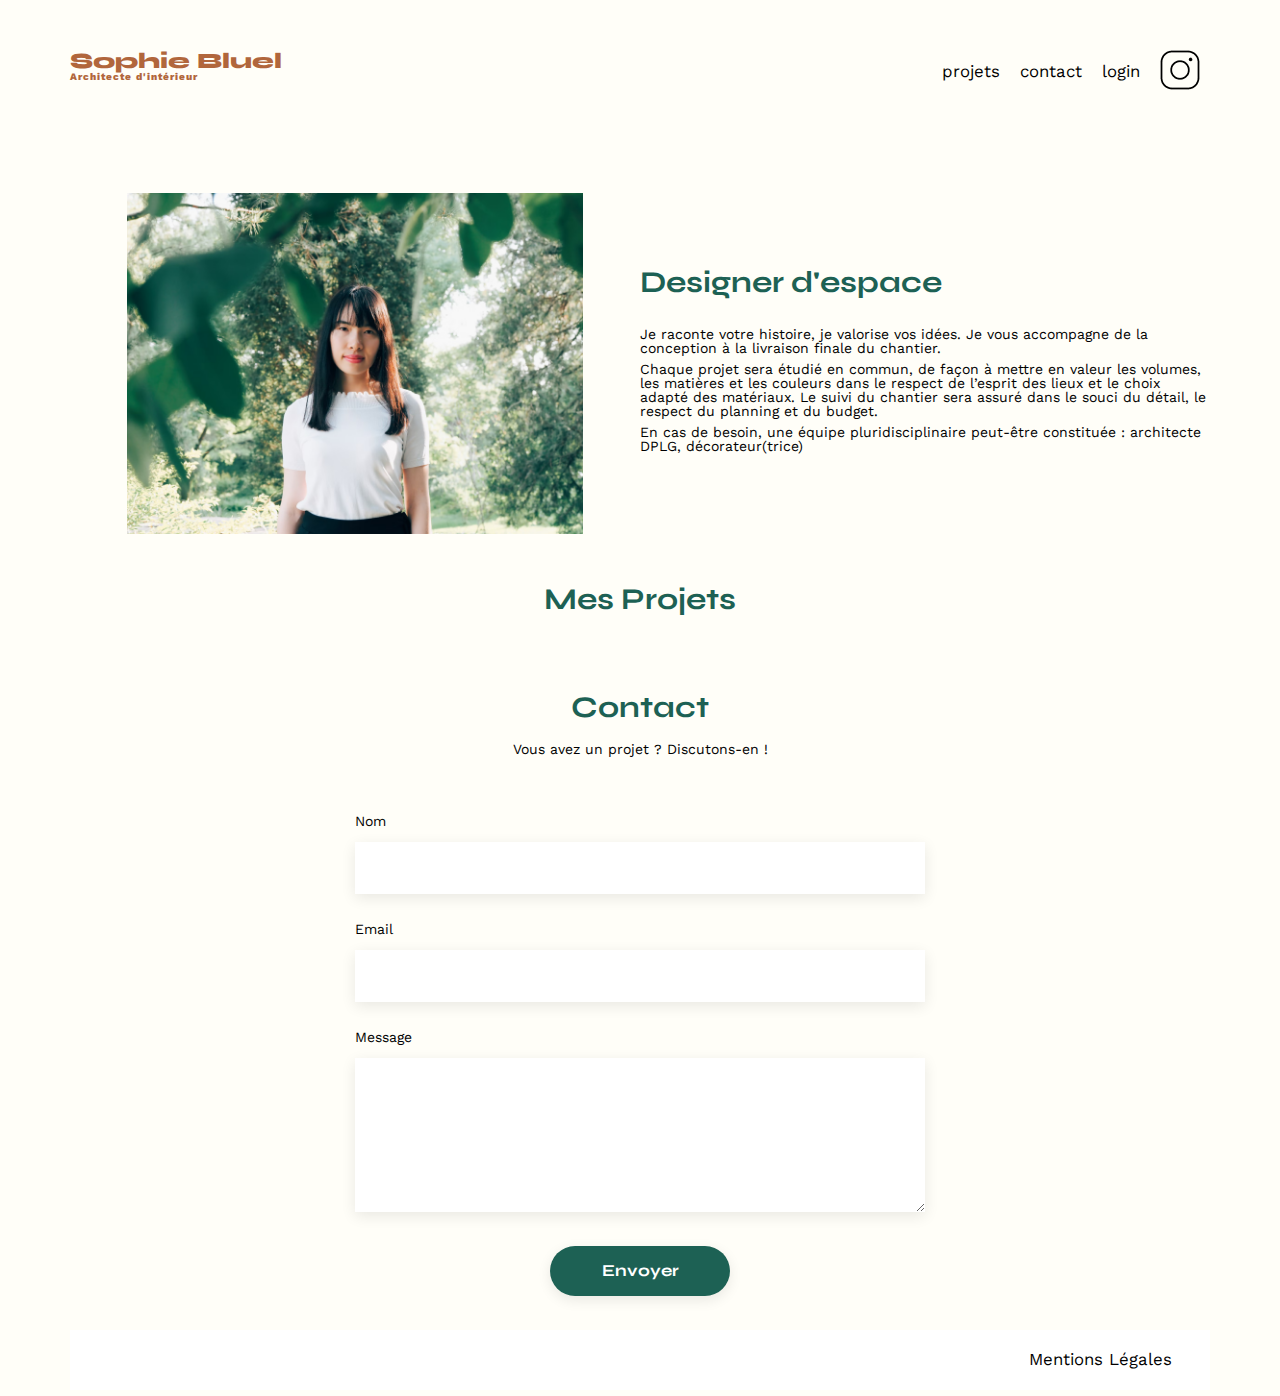
<file: FrontEnd/index.html>
<!DOCTYPE html>
<html lang="fr">

<head>
	<meta charset="UTF-8">
	<title>Sophie Bluel - Architecte d'intérieur</title>
	<script src="assets/js/index.js"></script>
	<meta name="viewport" content="width=device-width, initial-scale=1.0">
	<link rel="preconnect" href="https://fonts.googleapis.com">
	<link rel="preconnect" href="https://fonts.gstatic.com" crossorigin>
	<link href="https://fonts.googleapis.com/css2?family=Syne:wght@700;800&family=Work+Sans&display=swap"
		rel="stylesheet">
	<meta name="description" content="">
	<link rel="stylesheet" href="./assets/style.css">
</head>

<body>
	<header>
		<h1>Sophie Bluel <span>Architecte d'intérieur</span></h1>
		<nav>
			<ul>
				<li>projets</li>
				<li>contact</li>
				<li id="loginButton"><a href="login.html" target="_blank"><span>login</span></a></li>
				<li id="logoutButton" hidden><a href="" target="_blank"><span>logout</span></a></li>
				<li><img src="./assets/icons/instagram.png" alt="Instagram"></li>
			</ul>
		</nav>
	</header>
	<main>
		<section id="introduction">
			<figure>
				<img src="./assets/images/sophie-bluel.png" alt="">
			</figure>
			<article>
				<h2>Designer d'espace</h2>
				<p>Je raconte votre histoire, je valorise vos idées. Je vous accompagne de la conception à la livraison
					finale du chantier.</p>
				<p>Chaque projet sera étudié en commun, de façon à mettre en valeur les volumes, les matières et les
					couleurs dans le respect de l’esprit des lieux et le choix adapté des matériaux. Le suivi du
					chantier sera assuré dans le souci du détail, le respect du planning et du budget.</p>
				<p>En cas de besoin, une équipe pluridisciplinaire peut-être constituée : architecte DPLG,
					décorateur(trice)</p>
			</article>
		</section>
		<dialog id="editModal">
			<div class="modalContent" id="modalContent">
				<nav>
					<ul style="padding: 30px 20px 0 20px; display: flex;justify-content: space-between;">
						<li><img id="back" src="assets/images/left.svg" alt=""></li>
						<li><img id="close" src="assets/images/close.svg" alt=""></li>
					</ul>
				</nav>
				<div id="removePanel">
					<h2>Galerie photo</h2>
					<div id="galleryModal" class="galleryModal">
					</div>

					<hr>

					<input type="submit" value="Ajouter une photo" id="addButton">
				</div>

				<div id="addPanel">
					<div>
						<h2>Ajout photo</h2>

						<form id="addForm" method="post" enctype="multipart/form-data">
							<div class="inputImage">

								<div class="preview">
									<p>No files currently selected for upload</p>
								</div>

								<div id="previewdetails">
									<img src="assets/images/image.svg" id="placeholderImage">
									<label for="imageUpload" id="btnImage">+ Ajouter photo</label>
									<input type="file" accept=".png, .jpg, .jpeg" id="imageUpload" name="image"
										required>
									<span>jpg, png : 4mo max</span>
								</div>
							</div>

							<div class="inputGroup">
								<label for="newTitle">Titre</label>
								<input type="text" name="title" id="newTitle" required>
								<label for="newCategory">Catégorie</label>
								<select name="category" id="newCategory" required>
									<option disabled selected value> </option>
								</select>
							</div>

							<hr>

							<input type="submit" value="Valider" id="validateAdd" disabled>

						</form>
					</div>

				</div>
			</div>
		</dialog>
		<section id="portfolio">
			<div id="titleGroup">
				<h2>Mes Projets</h2>
				<a href="#modalContent" id="editButton" hidden><img src="assets/images/edit.svg"><span>
						modifier</span></a>
			</div>
			<div class="gallery">
			</div>
		</section>
		<section id="contact">
			<h2>Contact</h2>
			<p>Vous avez un projet ? Discutons-en !</p>
			<form action="#" method="post">
				<label for="name">Nom</label>
				<input type="text" name="name" id="name">
				<label for="email">Email</label>
				<input type="email" name="email" id="email">
				<label for="message">Message</label>
				<textarea name="message" id="message" cols="30" rows="10"></textarea>
				<input type="submit" value="Envoyer">
			</form>
		</section>
	</main>

	<footer>
		<nav>
			<ul>
				<li>Mentions Légales</li>
			</ul>
		</nav>
	</footer>
</body>

</html>
</file>
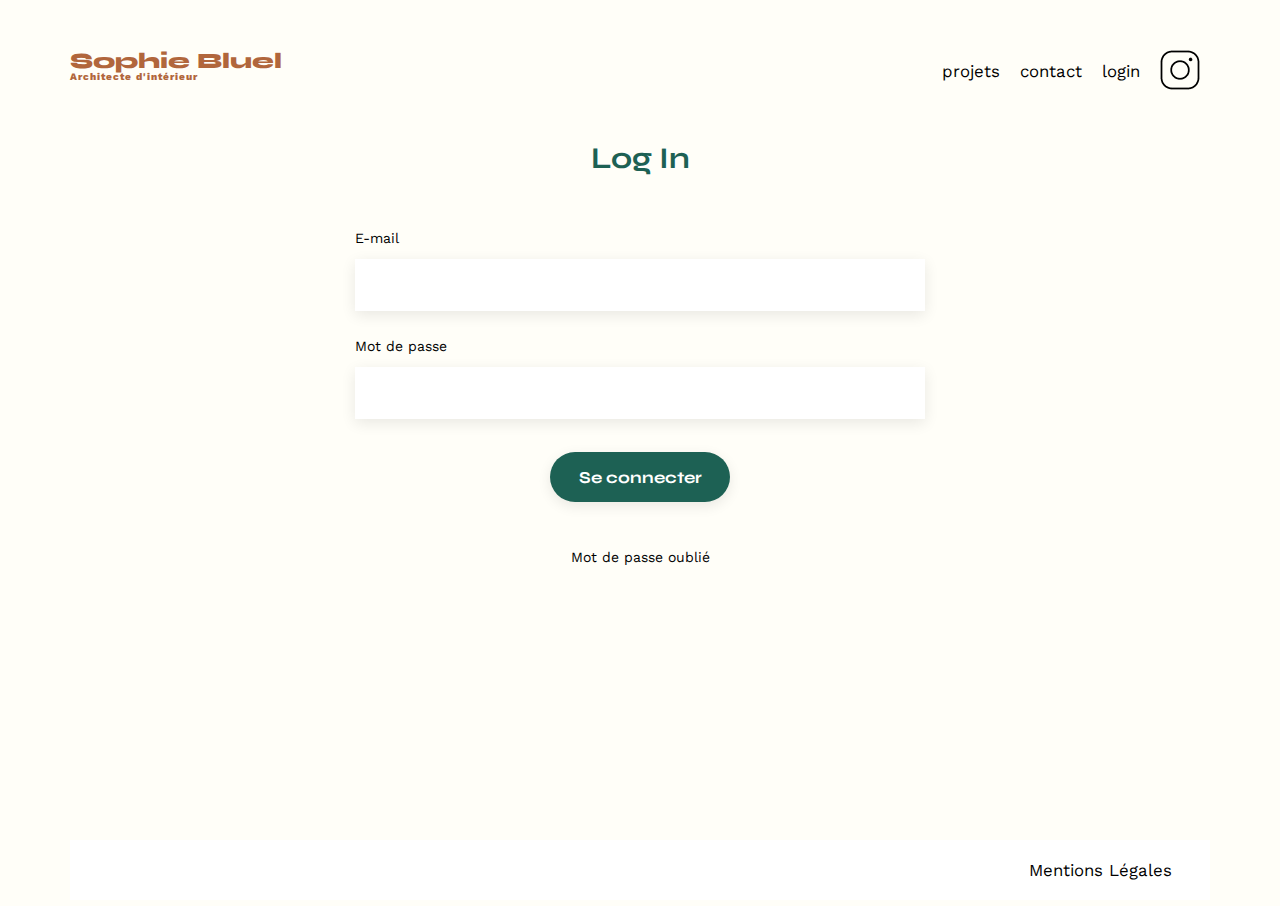
<file: FrontEnd/login.html>
<!DOCTYPE html>
<html lang="fr">

<head>
	<meta charset="UTF-8">
	<title>Sophie Bluel - Architecte d'intérieur</title>
	<script src="assets/js/login.js"></script>
	<meta name="viewport" content="width=device-width, initial-scale=1.0">
	<link rel="preconnect" href="https://fonts.googleapis.com">
	<link rel="preconnect" href="https://fonts.gstatic.com" crossorigin>
	<link href="https://fonts.googleapis.com/css2?family=Syne:wght@700;800&family=Work+Sans&display=swap"
		rel="stylesheet">
	<meta name="description" content="">
	<link rel="stylesheet" href="./assets/style.css">
</head>

<body>
	<header>
		<h1>Sophie Bluel <span>Architecte d'intérieur</span></h1>
		<nav>
			<ul>
				<li>projets</li>
				<li>contact</li>
				<li>login</li>
				<li><img src="./assets/icons/instagram.png" alt="Instagram"></li>
			</ul>
		</nav>
	</header>
	<main>
		<section id="contact">
			<h2>Log In</h2>
			<form action="http://localhost:5678/api/users/login" method="post" id="loginForm">
				<label for="email">E-mail</label>
				<input type="email" name="email" id="email" required>
				<label for="password">Mot de passe</label>
				<input type="password" name="password" id="password" required>
				<input type="submit" value="Se connecter" id="submitButton">
				<a href="" target="_blank"><span>Mot de passe oublié</span></a>
			</form>
		</section>
	</main>

	<footer>
		<nav>
			<ul>
				<li>Mentions Légales</li>
			</ul>
		</nav>
	</footer>
</body>

</html>
</file>
<file: FrontEnd/assets/style.css>
/* http://meyerweb.com/eric/tools/css/reset/
   v2.0 | 20110126
   License: none (public domain)
*/

html, body, div, span, applet, object, iframe,
h1, h2, h3, h4, h5, h6, p, blockquote, pre,
a, abbr, acronym, address, big, cite, code,
del, dfn, em, img, ins, kbd, q, s, samp,
small, strike, strong, sub, sup, tt, var,
b, u, i, center,
dl, dt, dd, ol, ul, li,
fieldset, form, label, legend,
table, caption, tbody, tfoot, thead, tr, th, td,
article, aside, canvas, details, embed,
figure, figcaption, footer, header, hgroup,
menu, nav, output, ruby, section, summary,
time, mark, audio, video {
	margin: 0;
	padding: 0;
	border: 0;
	font-size: 100%;
	font: inherit;
	vertical-align: baseline;
}
/* HTML5 display-role reset for older browsers */
article, aside, details, figcaption, figure,
footer, header, hgroup, menu, nav, section {
	display: block;
}
body {
	line-height: 1;
}
ol, ul {
	list-style: none;
}
blockquote, q {
	quotes: none;
}
blockquote:before, blockquote:after,
q:before, q:after {
	content: '';
	content: none;
}
table {
	border-collapse: collapse;
	border-spacing: 0;
}
/** end reset css**/
body {
	max-width: 1140px;
	min-height: 100vh;
	display: flex;
	flex-direction: column;
	margin:auto;
	font-family: 'Work Sans' ;
	font-size: 14px;
	background-color: #FFFEF8;
	;
}
header {
	display: flex;
	justify-content: space-between;
	margin: 50px 0
}
section {
	margin: 50px 0
}

h1{
	display: flex;
	flex-direction: column;
	font-family: 'Syne';
	font-size: 22px;
	font-weight: 800;
	color: #B1663C
}

h1 > span {
	font-family: 'Work Sans';
	font-size:10px;
	letter-spacing: 0.1em;
;
}

h2{
	font-family: 'Syne';
	font-weight: 700;
	font-size: 30px;
	color: #1D6154
}
nav ul {
	display: flex;
	align-items: center;
	list-style-type: none;

}
nav li {
	padding: 0 10px;
	font-size: 1.2em;
}

li:hover {
	color: #B1663C;
}

a {
	text-decoration: none;
	color: inherit;
}

#introduction {
	display: flex;
	align-items: center;
}
#introduction figure {
	flex: 1
}
#introduction img {
	display: block;
	margin: auto;
	width: 80%;
}

#introduction article {
	flex: 1
}
#introduction h2 {
	margin-bottom: 1em;
}

#introduction p {
	margin-bottom: 0.5em;
}
#portfolio h2 {
	text-align: center;
}

#titleGroup {
	margin-bottom: 2em; 
	display: flex;
	justify-content: center;
	gap: 20px;
	align-items: center;
}



.filterbuttons {
	display: flex;
	flex-wrap: wrap;
	justify-content: baseline;
    gap: 5px;
}

.filterbuttons button {
	font-family: 'Syne';
	font-weight: 700;
	font-size: 1em;
	color: #1D6154;
	background-color: transparent;
	margin : 2em auto ;
	width: 180px;
	height: 50px;
	text-align: center;
	border-radius: 60px ;
	border: 1px solid #1D6154;
}

.filterbuttons button.active {
	color: white;
	background-color: #1D6154;

}


.gallery {
	width: 100%;
	display: grid;
	grid-template-columns: 1fr 1fr 1fr;
	grid-column-gap: 20px;
	grid-row-gap: 20px;
}

.gallery img {
	width: 100%;

}
#contact {
	width: 50%;
margin: auto;
}
#contact > * {
	text-align: center;

}
#contact h2{
	margin-bottom: 20px;
}
#contact form {
	text-align: left;
	margin-top:30px;
	display: flex;
	flex-direction: column;
}

#contact input {
	height: 50px;
	font-size: 1.2em;
	border: none;
	box-shadow: 0px 4px 14px rgba(0, 0, 0, 0.09);
}
#contact label {
	margin: 2em 0 1em 0;
}
#contact textarea {
	border: none;
	box-shadow: 0px 4px 14px rgba(0, 0, 0, 0.09);
}

#contact a{
	margin: 1em auto;
}

input[type="submit"]{
	font-family: 'Syne';
	font-weight: 700;
	
	margin : 2em auto ;
	width: 180px;
	text-align: center;
	border-radius: 60px ;

	font-family: 'Syne';
	font-weight: 700;
	font-size: 1em;
	color: white;
	background-color: #1D6154;
	margin : 2em auto ;
	width: 180px;
	height: 50px;
	text-align: center;
	border-radius: 60px ;
	border: 0;
	
}

footer {
	background-color: white;
	height: 60px;
	display: flex;
	flex-direction: row-reverse;
	align-items: center;
	margin-top: auto;
}

footer nav ul {
	display: flex;
	justify-content: flex-end;
	margin: 2em
}


dialog {
	padding: 0;
	width: 630px;
	height: 688px;
	border-radius: 10px;
	border: 1px solid lightgray;
}

dialog form {
	padding: 1rem;
}

dialog::backdrop {
	background-color: #0000004D;
	;
  }


.modalContent {
	width: 100%; 
	background-color: #FFFEF8;
	border-radius: 10px;
	flex-direction: column;
}


#removePanel, #addPanel {
	border-radius: 10px;
	background-color: #FFFEF8;
	margin: auto;
	padding: 20px;
	border: 0;
	width: 70%;
	height: auto;
	flex-direction: column;
}

#editModal h2 {
	font-size: 26px;
	font-family: 'Work Sans';
	color: black;
	font-weight: 400;
	text-align: center;
}

#addButton, #validateAdd {
	display: flex;
	justify-content: center;
	align-items: center;
	font-family: 'Work Sans';
}

input[type="submit"]:disabled {
	background-color: #A7A7A7;
	color: white;
}

hr {
	background-color: #B3B3B3;
	height: 1px;
	margin-top: 45px;
	width: 100%;
	border: 0;
}

.galleryModal {
	padding: 2rem 0;
	align-self: center;
	display: grid;
	grid-template-columns: 1fr 1fr 1fr 1fr 1fr;
	grid-column-gap: 8px;
	grid-row-gap: 8px;
}

.galleryModal img {
	width: 100%;
}

.galleryModal .thumbnail {
	position: relative;
}

.galleryModal .trashcan {
	width: 17px; 
	height: 17px; 
	position: absolute; 
	top: 5px;
	right: 5px;
}

#gallery_edit_img {
	position: relative;
	display: inline-block;
}
  
.inputImage {
	display: flex;
	flex-direction: column;
	align-items: center;
	background-color: #E8F1F6;
	width: 100%;
}

.preview {
	width: 13rem;
	padding-bottom: 18px;
}

.preview img {
	max-width: 81px;
}

#previewdetails {
	display: flex;
	flex-direction: column;
	align-items: center;
}

#previewdetails i {
	font-size: 90px;
	padding: 1.5rem 0;
	color: #B9C5CC;
}

#previewdetails span {
	font-size: 10px;
	padding-bottom: 2rem;
}

#imageUpload {
	opacity: 0;
}

#btnImage {
	font-family: 'Syne';
	font-weight: 700;
	background-color: rgba(0, 0, 0, 0.2);
	text-align: center;
	border-radius: 60px ;
	padding: 1rem 2rem;
	color: #306685;
	margin: 0.5rem 0;
}

.inputGroup {
	display: flex;
	flex-direction: column;
	align-items: flex-start;
	width: 100%;
}

.inputGroup label {
	margin: 2em 0 1em 0;
}

.inputGroup input, .inputGroup select {
	width: 100%;
	height: 50px;
	font-size: 1.2em;
	border: none;
	box-shadow: 0px 4px 14px rgba(0, 0, 0, 0.09);
	background-color: white;
}

#addForm {
	width: 100%;
	display: flex;
	flex-direction: column;
	align-items: center;
}
</file>
